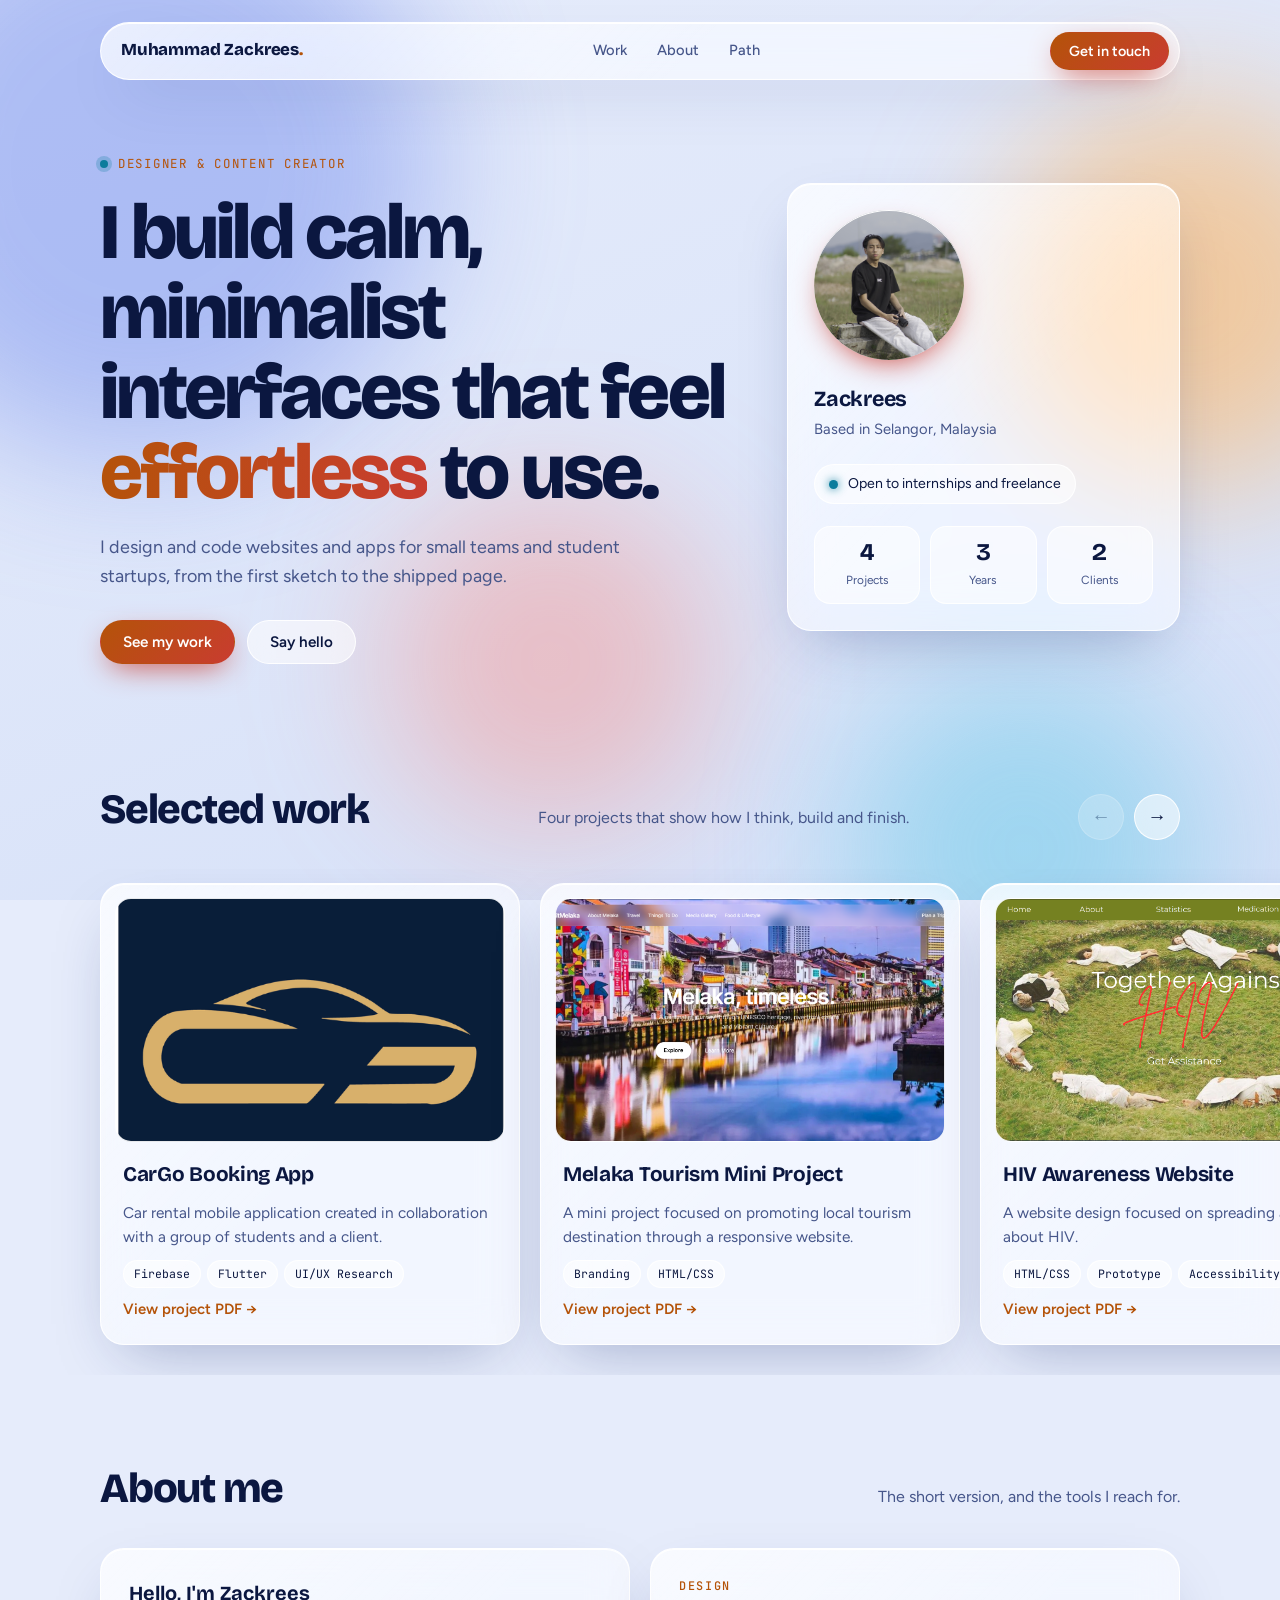
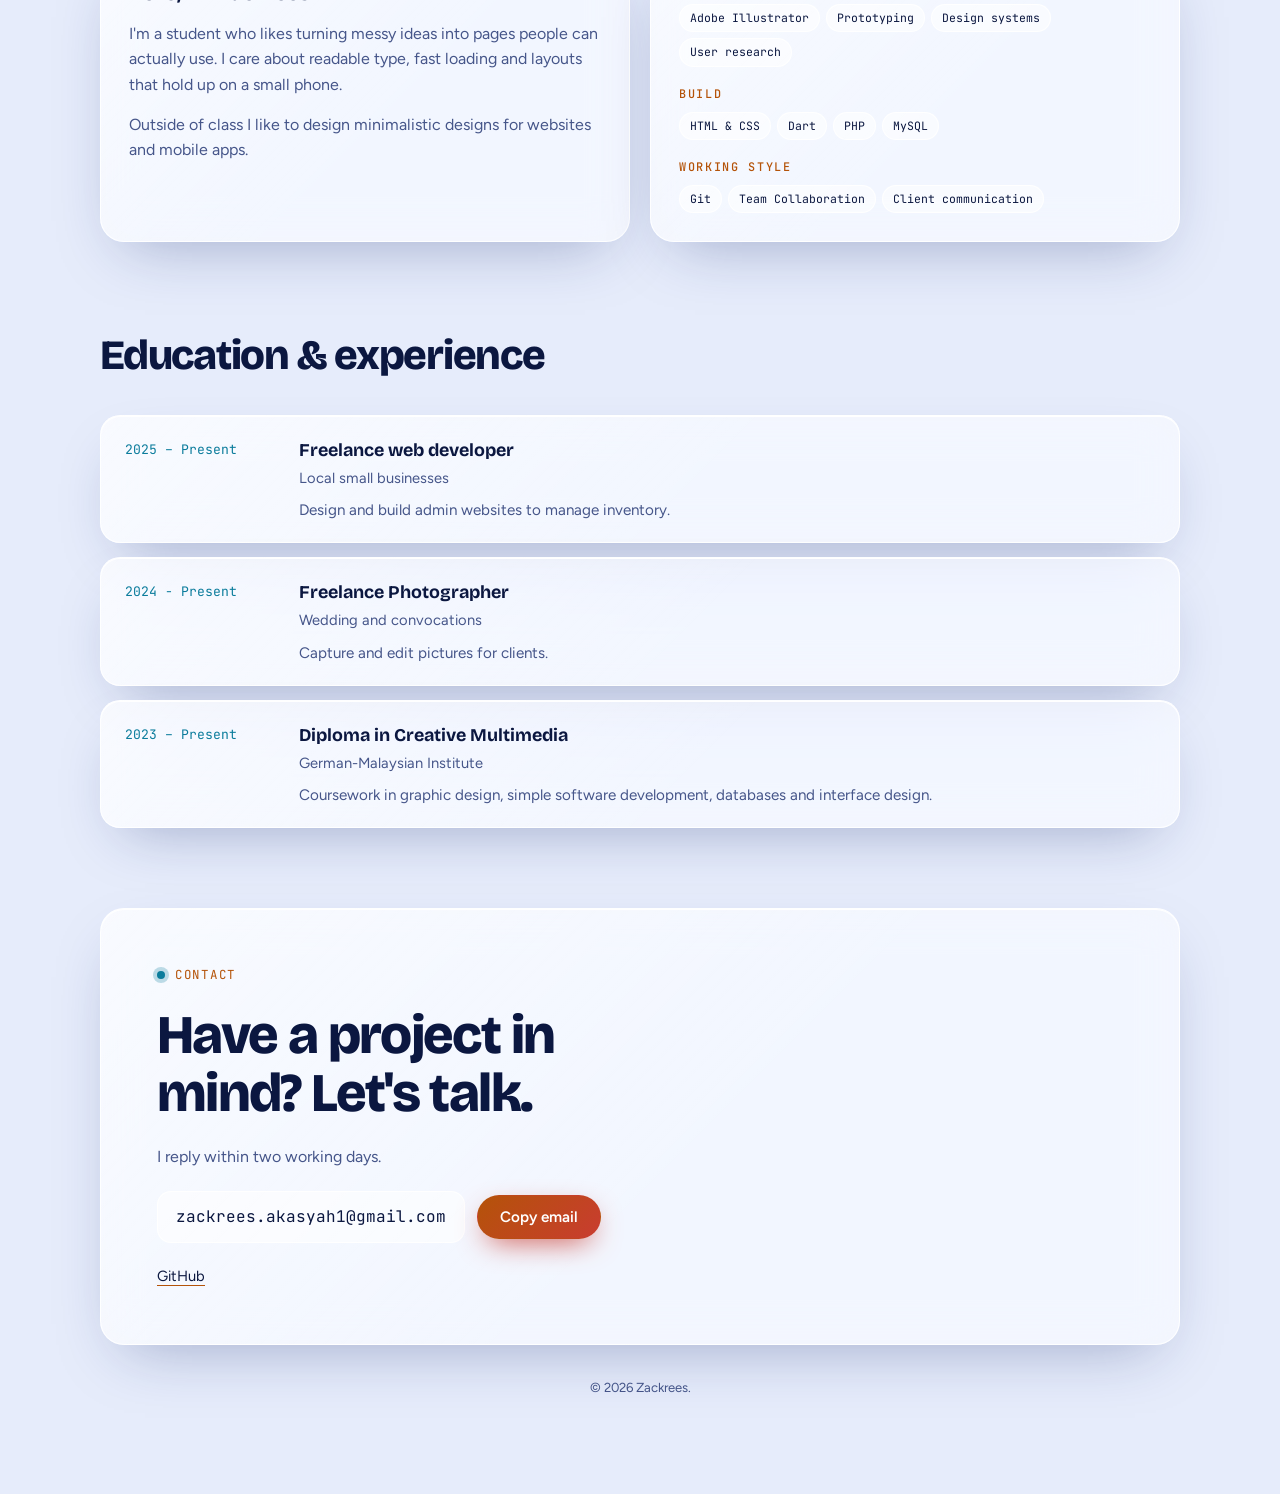
<file: index.html>
<!doctype html>
<html lang="en">

<head>
  <meta charset="utf-8">
  <meta name="viewport" content="width=device-width, initial-scale=1, viewport-fit=cover">
  <title>Muhammad Zackrees | Portfolio</title>
  <link rel="preconnect" href="https://fonts.googleapis.com">
  <link rel="preconnect" href="https://fonts.gstatic.com" crossorigin>
  <link rel="stylesheet"
    href="https://fonts.googleapis.com/css2?family=Bricolage+Grotesque:opsz,wght@12..96,500;12..96,700;12..96,800&family=Figtree:wght@400;500;600&family=JetBrains+Mono:wght@400;500&display=swap">
  <link rel="stylesheet" href="style.css">
</head>

<body>
  <div class="field" aria-hidden="true">
    <div class="orb o1"></div>
    <div class="orb o2"></div>
    <div class="orb o3"></div>
    <div class="orb o4"></div>
  </div>

  <div class="wrap">
    <div class="nav-shell">
      <nav class="nav glass" aria-label="Main">
        <a class="logo" href="#top">Muhammad Zackrees<i>.</i></a>
        <ul>
          <li><a class="link" href="#work">Work</a></li>
          <li><a class="link" href="#about">About</a></li>
          <li><a class="link" href="#path">Path</a></li>
        </ul>
        <a class="btn btn-solid" href="#contact">Get in touch</a>
      </nav>
    </div>

    <header class="hero" id="top">
      <div>
        <span class="eyebrow">Designer &amp; Content Creator</span>
        <h1>I build calm, minimalist interfaces that feel <em>effortless</em> to use.</h1>
        <p class="lede">I design and code websites and apps for small teams and student startups, from the first sketch
          to the shipped page. </p>
        <div class="cta">
          <a class="btn btn-solid" href="#work">See my work</a>
          <a class="btn btn-ghost" href="#contact">Say hello</a>
        </div>
      </div>
      <aside class="profile glass" aria-label="Profile summary">
        <div class="avatar" aria-hidden="true"></div>
        <div>
          <h2>Zackrees</h2>
          <p>Based in Selangor, Malaysia</p>
        </div>
        <span class="status">Open to internships and freelance</span>
        <div class="stats">
          <div class="stat"><b>4</b><span>Projects</span></div>
          <div class="stat"><b>3</b><span>Years</span></div>
          <div class="stat"><b>2</b><span>Clients</span></div>
        </div>
      </aside>
    </header>

    <section id="work">
      <div class="sec-head">
        <h2 class="title">Selected work</h2>
        <p>Four projects that show how I think, build and finish.</p>
        <div class="work-nav">
          <button class="arrow" id="work-prev" type="button" aria-label="Previous projects">&larr;</button>
          <button class="arrow" id="work-next" type="button" aria-label="Next projects">&rarr;</button>
        </div>
      </div>
      <div class="work-bleed">
        <div class="work" id="work-track" tabindex="0" aria-label="Project cards, scroll horizontally">
          <article class="card glass">
            <div class="cover c1" role="img" aria-label="Abstract cover for the Harbour booking app"></div>
            <div class="body">
              <h3>CarGo Booking App</h3>
              <p>Car rental mobile application created in collaboration with a group of students and a client.</p>
              <div class="tags"><span class="tag">Firebase</span><span class="tag">Flutter</span><span class="tag">UI/UX
                  Research</span></div>
              <a class="more" href="cargo.pdf" target="_blank" rel="noopener">View project PDF →</a>
            </div>
          </article>
          <article class="card glass">
            <div class="cover c2" role="img" aria-label="Abstract cover for the Kopi Corner brand site"></div>
            <div class="body">
              <h3>Melaka Tourism Mini Project</h3>
              <p>A mini project focused on promoting local tourism destination through a responsive website.</p>
              <div class="tags"><span class="tag">Branding</span><span class="tag">HTML/CSS</span></div>
              <a class="more" href="melaka.pdf" target="_blank" rel="noopener">View project PDF →</a>
            </div>
          </article>
          <article class="card glass">
            <div class="cover c3" role="img" aria-label="Abstract cover for the Campus Events app"></div>
            <div class="body">
              <h3>HIV Awareness Website</h3>
              <p>A website design focused on spreading awareness about HIV.</p>
              <div class="tags"><span class="tag">HTML/CSS</span><span class="tag">Prototype</span><span
                  class="tag">Accessibility</span></div>
              <a class="more" href="hiv.pdf" target="_blank" rel="noopener">View project PDF →</a>
            </div>
          </article>
          <article class="card glass">
            <div class="cover c4" role="img" aria-label="Abstract cover for the Kopi Corner brand site"></div>
            <div class="body">
              <h3>Kopi brand graphics</h3>
              <p>Visual identity and marketing materials for a coffee shop.</p>
              <div class="tags"><span class="tag">Branding</span><span class="tag">Illustration</span><span class="tag">Graphic Design</span></div>
              <a class="more" href="kopi.pdf" target="_blank" rel="noopener">View project PDF →</a>
            </div>
          </article>
        </div>
      </div>
    </section>

    <section id="about">
      <div class="sec-head">
        <h2 class="title">About me</h2>
        <p>The short version, and the tools I reach for.</p>
      </div>
      <div class="about">
        <div class="panel glass">
          <h3>Hello, I'm Zackrees</h3>
          <p>I'm a student who likes turning messy ideas into pages people can actually use. I care about readable type,
            fast loading and layouts that hold up on a small phone.</p>
          <p>Outside of class I like to design minimalistic designs for websites and mobile apps.</p>
        </div>
        <div class="panel glass">
          <div class="skill-group">
            <h4>Design</h4>
            <div class="tags"><span class="tag">Adobe Illustrator</span><span class="tag">Prototyping</span><span class="tag">Design
                systems</span><span class="tag">User research</span></div>
          </div>
          <div class="skill-group">
            <h4>Build</h4>
            <div class="tags"><span class="tag">HTML &amp; CSS</span><span class="tag">Dart</span>
                <span class="tag">PHP</span><span class="tag">MySQL</span></div>
          </div>
          <div class="skill-group">
            <h4>Working style</h4>
            <div class="tags"><span class="tag">Git</span><span class="tag">Team Collaboration</span><span class="tag">Client
                communication</span></div>
          </div>
        </div>
      </div>
    </section>

    <section id="path">
      <div class="sec-head">
        <h2 class="title">Education &amp; experience</h2>
      </div>
      <ol class="timeline">
        <li class="row glass">
          <div class="when">2025 – Present</div>
          <div>
            <h3>Freelance web developer</h3>
            <div class="org">Local small businesses</div>
            <p>Design and build admin websites to manage inventory.</p>
          </div>
        </li>
        <li class="row glass">
          <div class="when"> 2024 - Present</div>
          <div>
          <h3>Freelance Photographer</h3>
          <div class="org">Wedding and convocations</div>
          <p>Capture and edit pictures for clients.</p>
          </div>
        </li>
        <li class="row glass">
          <div class="when">2023 – Present</div>
          <div>
            <h3>Diploma in Creative Multimedia</h3>
            <div class="org">German-Malaysian Institute </div>
            <p>Coursework in graphic design, simple software development, databases and interface design. </p>
          </div>
        </li>
      </ol>
    </section>

    <section id="contact">
      <div class="contact glass">
        <span class="eyebrow">Contact</span>
        <h2>Have a project in mind? Let's talk.</h2>
        <p>I reply within two working days.</p>
        <div class="mail">
          <code id="mail-text">zackrees.akasyah1@gmail.com</code>
          <button class="btn btn-solid" id="copy-btn" type="button">Copy email</button>
        </div>
        <div class="links">
          <a href="https://github.com/MarioStolen" rel="noopener">GitHub</a>
        </div>
      </div>
      <footer>© 2026 Zackrees.</footer>
    </section>
  </div>

  <script>
    (function () {
      var track = document.getElementById('work-track');
      var prev = document.getElementById('work-prev');
      var next = document.getElementById('work-next');
      function step() {
        var card = track.querySelector('.card');
        return card ? card.getBoundingClientRect().width + 20 : 300;
      }
      function update() {
        prev.disabled = track.scrollLeft <= 4;
        next.disabled = track.scrollLeft + track.clientWidth >= track.scrollWidth - 4;
      }
      prev.addEventListener('click', function () { track.scrollBy({ left: -step(), behavior: 'smooth' }); });
      next.addEventListener('click', function () { track.scrollBy({ left: step(), behavior: 'smooth' }); });
      track.addEventListener('scroll', update, { passive: true });
      window.addEventListener('resize', update);
      update();
    })();
    (function () {
      var btn = document.getElementById('copy-btn');
      var text = document.getElementById('mail-text');
      function flash(msg) {
        btn.textContent = msg;
        setTimeout(function () { btn.textContent = 'Copy email'; }, 1800);
      }
      btn.addEventListener('click', function () {
        var value = text.textContent;
        function fallback() {
          var range = document.createRange();
          range.selectNodeContents(text);
          var sel = window.getSelection();
          sel.removeAllRanges();
          sel.addRange(range);
          flash('Selected, press copy');
        }
        try {
          navigator.clipboard.writeText(value).then(function () { flash('Copied'); }, fallback);
        } catch (e) { fallback(); }
      });
    })();
  </script>
</body>

</html>
</file>
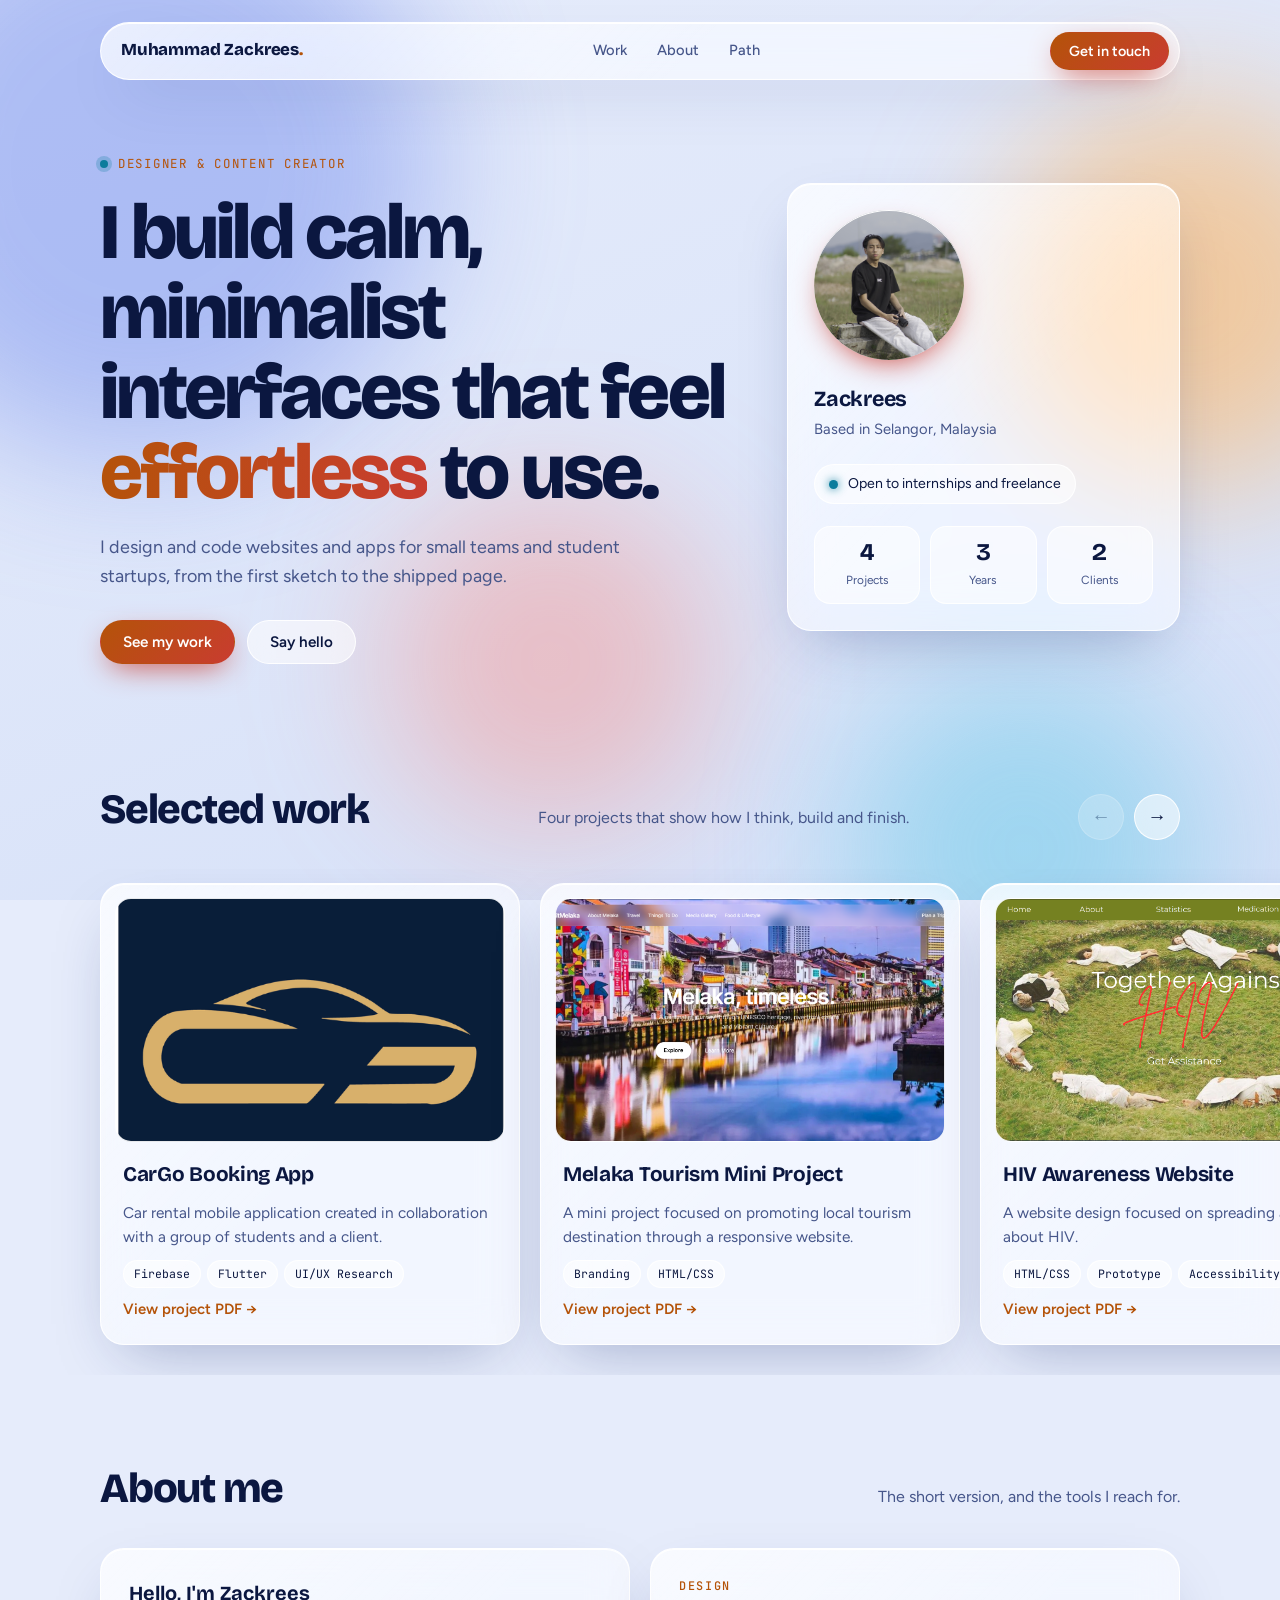
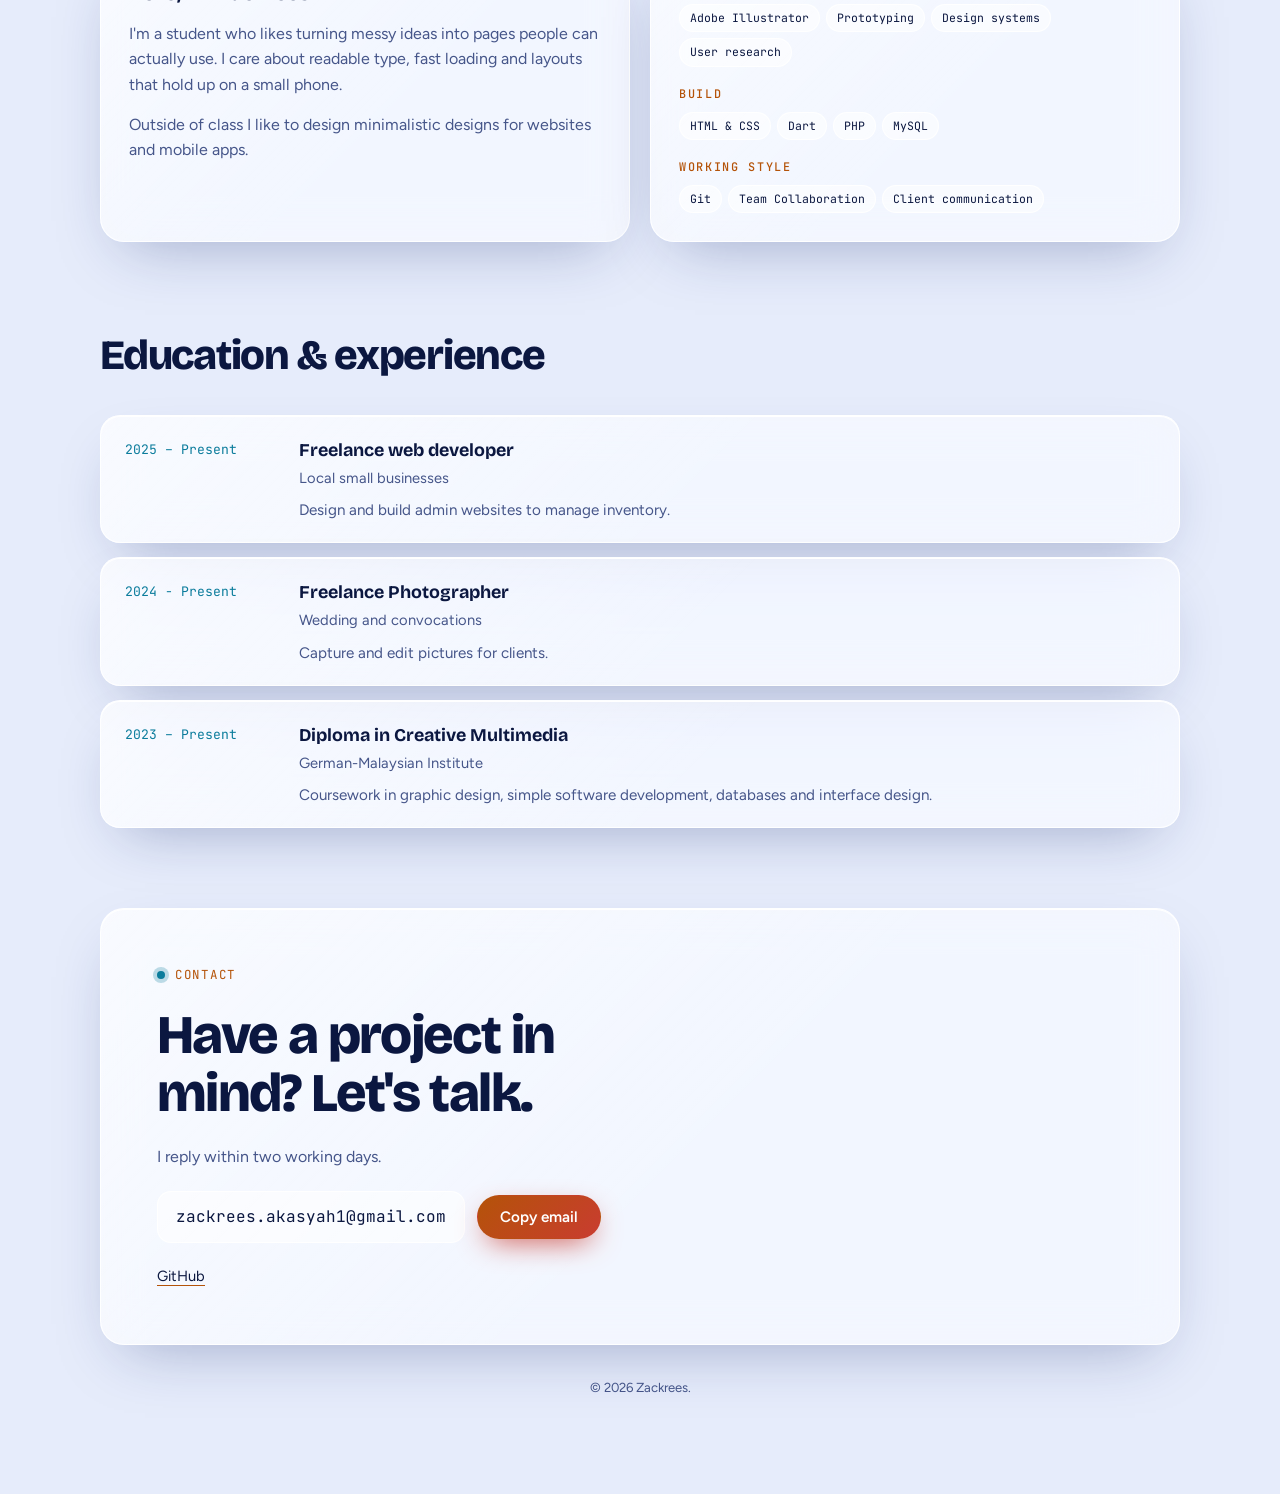
<file: index (1).html>
<!doctype html>
<html lang="en">

<head>
  <meta charset="utf-8">
  <meta name="viewport" content="width=device-width, initial-scale=1, viewport-fit=cover">
  <title>Muhammad Zackrees | Portfolio</title>
  <link rel="preconnect" href="https://fonts.googleapis.com">
  <link rel="preconnect" href="https://fonts.gstatic.com" crossorigin>
  <link rel="stylesheet"
    href="https://fonts.googleapis.com/css2?family=Bricolage+Grotesque:opsz,wght@12..96,500;12..96,700;12..96,800&family=Figtree:wght@400;500;600&family=JetBrains+Mono:wght@400;500&display=swap">
  <link rel="stylesheet" href="style.css">
</head>

<body>
  <div class="field" aria-hidden="true">
    <div class="orb o1"></div>
    <div class="orb o2"></div>
    <div class="orb o3"></div>
    <div class="orb o4"></div>
  </div>

  <div class="wrap">
    <div class="nav-shell">
      <nav class="nav glass" aria-label="Main">
        <a class="logo" href="#top">Muhammad Zackrees<i>.</i></a>
        <ul>
          <li><a class="link" href="#work">Work</a></li>
          <li><a class="link" href="#about">About</a></li>
          <li><a class="link" href="#path">Path</a></li>
        </ul>
        <a class="btn btn-solid" href="#contact">Get in touch</a>
      </nav>
    </div>

    <header class="hero" id="top">
      <div>
        <span class="eyebrow">Designer &amp; Content Creator</span>
        <h1>I build calm, minimalist interfaces that feel <em>effortless</em> to use.</h1>
        <p class="lede">I design and code websites and apps for small teams and student startups, from the first sketch
          to the shipped page. </p>
        <div class="cta">
          <a class="btn btn-solid" href="#work">See my work</a>
          <a class="btn btn-ghost" href="#contact">Say hello</a>
        </div>
      </div>
      <aside class="profile glass" aria-label="Profile summary">
        <div class="avatar" aria-hidden="true"></div>
        <div>
          <h2>Zackrees</h2>
          <p>Based in Selangor, Malaysia</p>
        </div>
        <span class="status">Open to internships and freelance</span>
        <div class="stats">
          <div class="stat"><b>4</b><span>Projects</span></div>
          <div class="stat"><b>3</b><span>Years</span></div>
          <div class="stat"><b>2</b><span>Clients</span></div>
        </div>
      </aside>
    </header>

    <section id="work">
      <div class="sec-head">
        <h2 class="title">Selected work</h2>
        <p>Four projects that show how I think, build and finish.</p>
        <div class="work-nav">
          <button class="arrow" id="work-prev" type="button" aria-label="Previous projects">&larr;</button>
          <button class="arrow" id="work-next" type="button" aria-label="Next projects">&rarr;</button>
        </div>
      </div>
      <div class="work-bleed">
        <div class="work" id="work-track" tabindex="0" aria-label="Project cards, scroll horizontally">
          <article class="card glass">
            <div class="cover c1" role="img" aria-label="Abstract cover for the Harbour booking app"></div>
            <div class="body">
              <h3>CarGo Booking App</h3>
              <p>Car rental mobile application created in collaboration with a group of students and a client.</p>
              <div class="tags"><span class="tag">Firebase</span><span class="tag">Flutter</span><span class="tag">UI/UX
                  Research</span></div>
              <a class="more" href="cargo.pdf" target="_blank" rel="noopener">View project PDF →</a>
            </div>
          </article>
          <article class="card glass">
            <div class="cover c2" role="img" aria-label="Abstract cover for the Kopi Corner brand site"></div>
            <div class="body">
              <h3>Melaka Tourism Mini Project</h3>
              <p>A mini project focused on promoting local tourism destination through a responsive website.</p>
              <div class="tags"><span class="tag">Branding</span><span class="tag">HTML/CSS</span></div>
              <a class="more" href="melaka.pdf" target="_blank" rel="noopener">View project PDF →</a>
            </div>
          </article>
          <article class="card glass">
            <div class="cover c3" role="img" aria-label="Abstract cover for the Campus Events app"></div>
            <div class="body">
              <h3>HIV Awareness Website</h3>
              <p>A website design focused on spreading awareness about HIV.</p>
              <div class="tags"><span class="tag">HTML/CSS</span><span class="tag">Prototype</span><span
                  class="tag">Accessibility</span></div>
              <a class="more" href="hiv.pdf" target="_blank" rel="noopener">View project PDF →</a>
            </div>
          </article>
          <article class="card glass">
            <div class="cover c4" role="img" aria-label="Abstract cover for the Kopi Corner brand site"></div>
            <div class="body">
              <h3>Kopi brand graphics</h3>
              <p>Visual identity and marketing materials for a coffee shop.</p>
              <div class="tags"><span class="tag">Branding</span><span class="tag">Illustration</span><span class="tag">Graphic Design</span></div>
              <a class="more" href="kopi.pdf" target="_blank" rel="noopener">View project PDF →</a>
            </div>
          </article>
        </div>
      </div>
    </section>

    <section id="about">
      <div class="sec-head">
        <h2 class="title">About me</h2>
        <p>The short version, and the tools I reach for.</p>
      </div>
      <div class="about">
        <div class="panel glass">
          <h3>Hello, I'm Zackrees</h3>
          <p>I'm a student who likes turning messy ideas into pages people can actually use. I care about readable type,
            fast loading and layouts that hold up on a small phone.</p>
          <p>Outside of class I like to design minimalistic designs for websites and mobile apps.</p>
        </div>
        <div class="panel glass">
          <div class="skill-group">
            <h4>Design</h4>
            <div class="tags"><span class="tag">Adobe Illustrator</span><span class="tag">Prototyping</span><span class="tag">Design
                systems</span><span class="tag">User research</span></div>
          </div>
          <div class="skill-group">
            <h4>Build</h4>
            <div class="tags"><span class="tag">HTML &amp; CSS</span><span class="tag">Dart</span>
                <span class="tag">PHP</span><span class="tag">MySQL</span></div>
          </div>
          <div class="skill-group">
            <h4>Working style</h4>
            <div class="tags"><span class="tag">Git</span><span class="tag">Team Collaboration</span><span class="tag">Client
                communication</span></div>
          </div>
        </div>
      </div>
    </section>

    <section id="path">
      <div class="sec-head">
        <h2 class="title">Education &amp; experience</h2>
      </div>
      <ol class="timeline">
        <li class="row glass">
          <div class="when">2025 – Present</div>
          <div>
            <h3>Freelance web developer</h3>
            <div class="org">Local small businesses</div>
            <p>Design and build admin websites to manage inventory.</p>
          </div>
        </li>
        <li class="row glass">
          <div class="when"> 2024 - Present</div>
          <div>
          <h3>Freelance Photographer</h3>
          <div class="org">Wedding and convocations</div>
          <p>Capture and edit pictures for clients.</p>
          </div>
        </li>
        <li class="row glass">
          <div class="when">2023 – Present</div>
          <div>
            <h3>Diploma in Creative Multimedia</h3>
            <div class="org">German-Malaysian Institute </div>
            <p>Coursework in graphic design, simple software development, databases and interface design. </p>
          </div>
        </li>
      </ol>
    </section>

    <section id="contact">
      <div class="contact glass">
        <span class="eyebrow">Contact</span>
        <h2>Have a project in mind? Let's talk.</h2>
        <p>I reply within two working days.</p>
        <div class="mail">
          <code id="mail-text">zackrees.akasyah1@gmail.com</code>
          <button class="btn btn-solid" id="copy-btn" type="button">Copy email</button>
        </div>
        <div class="links">
          <a href="https://github.com/MarioStolen" rel="noopener">GitHub</a>
        </div>
      </div>
      <footer>© 2026 Zackrees.</footer>
    </section>
  </div>

  <script>
    (function () {
      var track = document.getElementById('work-track');
      var prev = document.getElementById('work-prev');
      var next = document.getElementById('work-next');
      function step() {
        var card = track.querySelector('.card');
        return card ? card.getBoundingClientRect().width + 20 : 300;
      }
      function update() {
        prev.disabled = track.scrollLeft <= 4;
        next.disabled = track.scrollLeft + track.clientWidth >= track.scrollWidth - 4;
      }
      prev.addEventListener('click', function () { track.scrollBy({ left: -step(), behavior: 'smooth' }); });
      next.addEventListener('click', function () { track.scrollBy({ left: step(), behavior: 'smooth' }); });
      track.addEventListener('scroll', update, { passive: true });
      window.addEventListener('resize', update);
      update();
    })();
    (function () {
      var btn = document.getElementById('copy-btn');
      var text = document.getElementById('mail-text');
      function flash(msg) {
        btn.textContent = msg;
        setTimeout(function () { btn.textContent = 'Copy email'; }, 1800);
      }
      btn.addEventListener('click', function () {
        var value = text.textContent;
        function fallback() {
          var range = document.createRange();
          range.selectNodeContents(text);
          var sel = window.getSelection();
          sel.removeAllRanges();
          sel.addRange(range);
          flash('Selected, press copy');
        }
        try {
          navigator.clipboard.writeText(value).then(function () { flash('Copied'); }, fallback);
        } catch (e) { fallback(); }
      });
    })();
  </script>
</body>

</html>
</file>
<file: style.css>
/* Layout: sticky glass pill nav, split hero with a profile card, then work grid, about + skills, timeline, contact. All panels are frosted glass floating over blurred navy-and-amber light orbs. */
:root {
  --bg: #0A1330;
  --bg-2: #0F1B4A;
  --fg: #EAF0FF;
  --muted: #9DABD1;
  --glass: rgba(255, 255, 255, 0.07);
  --glass-strong: rgba(255, 255, 255, 0.12);
  --glass-edge: rgba(255, 255, 255, 0.18);
  --glass-shine: rgba(255, 255, 255, 0.28);
  --accent: #FFB259;
  --accent-2: #FF7A6B;
  --accent-3: #5CC8E6;
  --on-accent: #1B1205;
  --orb-1: rgba(255, 178, 89, 0.42);
  --orb-2: rgba(255, 122, 107, 0.30);
  --orb-3: rgba(92, 200, 230, 0.30);
  --orb-4: rgba(60, 90, 220, 0.55);
  --shadow: 0 24px 60px -20px rgba(2, 6, 24, 0.7);
  --font-display: "Bricolage Grotesque", "Segoe UI", system-ui, sans-serif;
  --font-body: "Figtree", system-ui, -apple-system, "Segoe UI", sans-serif;
  --font-mono: "JetBrains Mono", ui-monospace, "SF Mono", Menlo, monospace;
  color-scheme: dark;
}

@media (prefers-color-scheme: light) {
  :root:not([data-theme="dark"]) {
    --bg: #E6ECFB;
    --bg-2: #D5E0F8;
    --fg: #0B1740;
    --muted: #46568A;
    --glass: rgba(255, 255, 255, 0.55);
    --glass-strong: rgba(255, 255, 255, 0.75);
    --glass-edge: rgba(255, 255, 255, 0.9);
    --glass-shine: rgba(255, 255, 255, 1);
    --accent: #B45309;
    --accent-2: #C93C30;
    --accent-3: #0B7C9C;
    --on-accent: #FFFFFF;
    --orb-1: rgba(255, 178, 89, 0.55);
    --orb-2: rgba(255, 122, 107, 0.35);
    --orb-3: rgba(92, 200, 230, 0.45);
    --orb-4: rgba(90, 120, 235, 0.40);
    --shadow: 0 24px 60px -24px rgba(20, 40, 110, 0.35);
    color-scheme: light;
  }
}

:root[data-theme="light"] {
  --bg: #E6ECFB;
  --bg-2: #D5E0F8;
  --fg: #0B1740;
  --muted: #46568A;
  --glass: rgba(255, 255, 255, 0.55);
  --glass-strong: rgba(255, 255, 255, 0.75);
  --glass-edge: rgba(255, 255, 255, 0.9);
  --glass-shine: rgba(255, 255, 255, 1);
  --accent: #B45309;
  --accent-2: #C93C30;
  --accent-3: #0B7C9C;
  --on-accent: #FFFFFF;
  --orb-1: rgba(255, 178, 89, 0.55);
  --orb-2: rgba(255, 122, 107, 0.35);
  --orb-3: rgba(92, 200, 230, 0.45);
  --orb-4: rgba(90, 120, 235, 0.40);
  --shadow: 0 24px 60px -24px rgba(20, 40, 110, 0.35);
  color-scheme: light;
}

* {
  box-sizing: border-box;
}

html {
  scroll-behavior: smooth;
}

body {
  background: var(--bg);
  color: var(--fg);
  font-family: var(--font-body);
  font-size: 16px;
  line-height: 1.6;
  padding-inline: 16px;
  padding-block: 0 48px;
  min-height: 100%;
  position: relative;
  overflow-x: hidden;
}

/* Background light field */
.field {
  position: fixed;
  inset: 0;
  z-index: 0;
  pointer-events: none;
  overflow: hidden;
  background: linear-gradient(160deg, var(--bg) 0%, var(--bg-2) 100%);
}

.orb {
  position: absolute;
  border-radius: 50%;
  filter: blur(70px);
}

.orb.o1 {
  width: 46vmax;
  height: 46vmax;
  left: -12vmax;
  top: -10vmax;
  background: var(--orb-4);
}

.orb.o2 {
  width: 30vmax;
  height: 30vmax;
  right: -8vmax;
  top: 8vmax;
  background: var(--orb-1);
  animation: drift 22s ease-in-out infinite alternate;
}

.orb.o3 {
  width: 26vmax;
  height: 26vmax;
  left: 30%;
  top: 55%;
  background: var(--orb-2);
  animation: drift 28s ease-in-out infinite alternate-reverse;
}

.orb.o4 {
  width: 28vmax;
  height: 28vmax;
  right: 6%;
  bottom: -10vmax;
  background: var(--orb-3);
}

@keyframes drift {
  from {
    transform: translate(0, 0);
  }

  to {
    transform: translate(4vmax, 3vmax);
  }
}

@media (prefers-reduced-motion: reduce) {
  .orb {
    animation: none !important;
  }

  html {
    scroll-behavior: auto;
  }
}

.wrap {
  position: relative;
  z-index: 1;
  max-width: 1080px;
  margin-inline: auto;
}

/* Glass surface */
.glass {
  background: linear-gradient(135deg, var(--glass-strong), var(--glass) 55%);
  border: 1px solid var(--glass-edge);
  border-radius: 24px;
  box-shadow: var(--shadow), inset 0 1px 0 var(--glass-shine);
  -webkit-backdrop-filter: blur(22px) saturate(150%);
  backdrop-filter: blur(22px) saturate(150%);
}

/* Nav */
.nav-shell {
  position: sticky;
  top: env(safe-area-inset-top, 0px);
  z-index: 10;
  padding-block: 14px;
}

.nav {
  display: flex;
  align-items: center;
  justify-content: space-between;
  gap: 12px;
  padding: 8px 10px 8px 20px;
  border-radius: 999px;
}

.logo {
  font-family: var(--font-display);
  font-weight: 800;
  font-size: 1.05rem;
  letter-spacing: -0.01em;
  color: var(--fg);
  text-decoration: none;
  white-space: nowrap;
}

.logo i {
  font-style: normal;
  color: var(--accent);
}

.nav ul {
  display: flex;
  gap: 2px;
  list-style: none;
  margin: 0;
  padding: 0;
}

.nav a.link {
  display: block;
  padding: 8px 14px;
  border-radius: 999px;
  color: var(--muted);
  text-decoration: none;
  font-size: 0.92rem;
  font-weight: 500;
  transition: background .2s, color .2s;
}

.nav a.link:hover {
  background: var(--glass-strong);
  color: var(--fg);
}

a:focus-visible,
button:focus-visible {
  outline: 2px solid var(--accent);
  outline-offset: 3px;
}

.btn {
  display: inline-flex;
  align-items: center;
  gap: 8px;
  padding: 12px 22px;
  border-radius: 999px;
  font: 600 0.95rem var(--font-body);
  text-decoration: none;
  border: 1px solid transparent;
  cursor: pointer;
  transition: transform .2s, box-shadow .2s, background .2s;
}

.btn-solid {
  background: linear-gradient(135deg, var(--accent), var(--accent-2));
  color: var(--on-accent);
  box-shadow: 0 10px 30px -10px var(--accent-2);
}

.btn-solid:hover {
  transform: translateY(-2px);
}

.btn-ghost {
  background: var(--glass);
  border-color: var(--glass-edge);
  color: var(--fg);
  -webkit-backdrop-filter: blur(12px);
  backdrop-filter: blur(12px);
}

.btn-ghost:hover {
  background: var(--glass-strong);
}

.nav .btn {
  padding: 9px 18px;
  font-size: 0.9rem;
}

/* Hero */
.hero {
  display: grid;
  grid-template-columns: minmax(0, 1.25fr) minmax(0, 0.75fr);
  gap: 32px;
  align-items: center;
  padding-block: 56px 72px;
}

.eyebrow {
  font-family: var(--font-mono);
  font-size: 0.78rem;
  letter-spacing: 0.14em;
  text-transform: uppercase;
  color: var(--accent);
  display: inline-flex;
  align-items: center;
  gap: 10px;
}

.eyebrow::before {
  content: "";
  width: 8px;
  height: 8px;
  border-radius: 50%;
  background: var(--accent-3);
  box-shadow: 0 0 0 4px color-mix(in srgb, var(--accent-3) 25%, transparent);
}

h1 {
  font-family: var(--font-display);
  font-weight: 800;
  font-size: clamp(2.5rem, 7vw, 4.9rem);
  line-height: 1.02;
  letter-spacing: -0.035em;
  margin: 18px 0 20px;
  text-wrap: balance;
}

h1 em {
  font-style: normal;
  background: linear-gradient(100deg, var(--accent), var(--accent-2));
  -webkit-background-clip: text;
  background-clip: text;
  color: transparent;
}

.lede {
  color: var(--muted);
  font-size: 1.12rem;
  max-width: 52ch;
  margin: 0 0 30px;
}

.cta {
  display: flex;
  flex-wrap: wrap;
  gap: 12px;
}

.profile {
  padding: 26px;
  display: flex;
  flex-direction: column;
  gap: 22px;
  min-width: 0;
}

.avatar {
  width: 150px;
  height: 150px;
  border-radius: 50%;
  background: url("images/avatar.png") center/cover no-repeat;
  display: grid;
  place-items: center;
  font-family: var(--font-display);
  font-weight: 800;
  font-size: 1.9rem;
  color: var(--on-accent);
  box-shadow: inset 0 1px 0 var(--glass-shine), 0 12px 30px -12px var(--accent-2);
}

.profile h2 {
  font-family: var(--font-display);
  font-size: 1.35rem;
  margin: 0;
  letter-spacing: -0.01em;
}

.profile p {
  margin: 2px 0 0;
  color: var(--muted);
  font-size: 0.92rem;
}

.status {
  display: inline-flex;
  align-items: center;
  gap: 10px;
  font-size: 0.88rem;
  padding: 8px 14px;
  border-radius: 999px;
  background: var(--glass);
  border: 1px solid var(--glass-edge);
  width: fit-content;
}

.status::before {
  content: "";
  width: 9px;
  height: 9px;
  border-radius: 50%;
  background: var(--accent-3);
  box-shadow: 0 0 10px var(--accent-3);
}

.stats {
  display: grid;
  grid-template-columns: repeat(3, minmax(0, 1fr));
  gap: 10px;
}

.stat {
  padding: 12px 10px;
  border-radius: 16px;
  background: var(--glass);
  border: 1px solid var(--glass-edge);
  text-align: center;
}

.stat b {
  display: block;
  font-family: var(--font-display);
  font-size: 1.5rem;
  line-height: 1.1;
  font-variant-numeric: tabular-nums;
}

.stat span {
  font-size: 0.74rem;
  color: var(--muted);
}

/* Sections */
section {
  padding-block: 40px;
  scroll-margin-top: 90px;
}

.sec-head {
  display: flex;
  flex-wrap: wrap;
  align-items: baseline;
  justify-content: space-between;
  gap: 8px 24px;
  margin-bottom: 26px;
}

h2.title {
  font-family: var(--font-display);
  font-weight: 800;
  font-size: clamp(1.8rem, 4vw, 2.6rem);
  letter-spacing: -0.03em;
  margin: 0;
  text-wrap: balance;
}

.sec-head p {
  margin: 0;
  color: var(--muted);
  max-width: 44ch;
}

/* Work */
/* Full-width horizontal scroller: breaks out of the centred column to the viewport edges, first card still lines up with the page content */
.work-bleed {
  --edge: max(16px, calc((100vw - 1080px) / 2));
  width: 100vw;
  margin-left: calc(50% - 50vw);
  position: relative;
}

.work {
  display: flex;
  gap: 20px;
  overflow-x: auto;
  overscroll-behavior-x: contain;
  scroll-snap-type: x mandatory;
  scroll-padding-inline: var(--edge);
  padding: 14px var(--edge) 30px;
  scrollbar-width: thin;
  scrollbar-color: var(--glass-edge) transparent;
  -webkit-overflow-scrolling: touch;
}

.work::-webkit-scrollbar {
  height: 8px;
}

.work::-webkit-scrollbar-thumb {
  background: var(--glass-edge);
  border-radius: 999px;
}

.work::-webkit-scrollbar-track {
  background: transparent;
}

.work>.card {
  flex: 0 0 min(420px, 82vw);
  scroll-snap-align: start;
}

.work-nav {
  display: flex;
  gap: 10px;
}

.arrow {
  width: 46px;
  height: 46px;
  border-radius: 50%;
  display: grid;
  place-items: center;
  font-size: 1.2rem;
  color: var(--fg);
  background: var(--glass);
  border: 1px solid var(--glass-edge);
  -webkit-backdrop-filter: blur(12px);
  backdrop-filter: blur(12px);
  cursor: pointer;
  transition: background .2s, transform .2s, opacity .2s;
}

.arrow:hover:not(:disabled) {
  background: var(--glass-strong);
  transform: translateY(-2px);
}

.arrow:disabled {
  opacity: 0.35;
  cursor: default;
}

.card {
  padding: 14px 14px 22px;
  display: flex;
  flex-direction: column;
  gap: 16px;
  min-width: 0;
  transition: transform .25s;
}

.card:hover {
  transform: translateY(-4px);
}

.cover {
  aspect-ratio: 16 / 10;
  max-width: 100%;
  border-radius: 16px;
  position: relative;
  overflow: hidden;
  border: 1px solid var(--glass-edge);
}

.cover::before,
.cover::after {
  content: "";
  position: absolute;
}

.c1 {
  background: url("images/cargologo.png") center/cover no-repeat;
}



.c2 {
  background: url("images/melaka.png") center/cover no-repeat;
}


.c3 {
  background: url("images/hiv.png") center/cover no-repeat;
}


.c4 {
  background: url("images/logokopi.png") center/50% no-repeat;
}


.c5 {
  background: linear-gradient(150deg, #0A1330, #1B2F86 60%, #5CC8E6);
}

.c5::before {
  left: 10%;
  right: 10%;
  top: 22%;
  height: 2px;
  background: rgba(255, 255, 255, 0.5);
  box-shadow: 0 28px 0 rgba(255, 255, 255, 0.3), 0 56px 0 rgba(255, 255, 255, 0.3), 0 84px 0 rgba(255, 255, 255, 0.3);
}

.c5::after {
  width: 16%;
  height: 16%;
  left: 56%;
  top: 14%;
  border-radius: 50%;
  background: #FFB259;
  box-shadow: 0 0 24px #FFB259;
}

.c6 {
  background: linear-gradient(135deg, #FFB259, #FF7A6B 50%, #3A2A8C);
}

.c6::before {
  width: 34%;
  height: 34%;
  left: 12%;
  top: 18%;
  border-radius: 50%;
  background: rgba(255, 255, 255, 0.35);
}

.c6::after {
  width: 46%;
  height: 46%;
  right: 10%;
  bottom: 14%;
  border-radius: 18px;
  background: rgba(10, 19, 48, 0.5);
  border: 1px solid rgba(255, 255, 255, 0.35);
}

.card .body {
  padding-inline: 8px;
  display: flex;
  flex-direction: column;
  gap: 10px;
}

.card h3 {
  font-family: var(--font-display);
  font-size: 1.3rem;
  margin: 0;
  letter-spacing: -0.015em;
}

.card p {
  margin: 0;
  color: var(--muted);
  font-size: 0.96rem;
}

.tags {
  display: flex;
  flex-wrap: wrap;
  gap: 6px;
}

.tag {
  font-family: var(--font-mono);
  font-size: 0.72rem;
  padding: 4px 10px;
  border-radius: 999px;
  background: var(--glass);
  border: 1px solid var(--glass-edge);
  color: var(--fg);
}

.card a.more {
  color: var(--accent);
  font-weight: 600;
  text-decoration: none;
  font-size: 0.93rem;
  width: fit-content;
}

.card a.more:hover {
  text-decoration: underline;
  text-underline-offset: 4px;
}

/* About + skills */
.about {
  display: grid;
  grid-template-columns: minmax(0, 1fr) minmax(0, 1fr);
  gap: 20px;
}

.panel {
  padding: 28px;
  min-width: 0;
}

.panel h3 {
  font-family: var(--font-display);
  font-size: 1.25rem;
  margin: 0 0 12px;
}

.panel p {
  margin: 0 0 14px;
  color: var(--muted);
}

.panel p:last-child {
  margin-bottom: 0;
}

.skill-group+.skill-group {
  margin-top: 18px;
}

.skill-group h4 {
  font-family: var(--font-mono);
  font-weight: 500;
  font-size: 0.74rem;
  letter-spacing: 0.14em;
  text-transform: uppercase;
  color: var(--accent);
  margin: 0 0 8px;
}

/* Timeline */
.timeline {
  list-style: none;
  margin: 0;
  padding: 0;
  display: grid;
  gap: 14px;
}

.row {
  display: grid;
  grid-template-columns: 150px minmax(0, 1fr);
  gap: 8px 24px;
  padding: 20px 24px;
  border-radius: 20px;
}

.when {
  font-family: var(--font-mono);
  font-size: 0.82rem;
  color: var(--accent-3);
  padding-top: 3px;
}

.row h3 {
  margin: 0;
  font-family: var(--font-display);
  font-size: 1.12rem;
}

.row .org {
  color: var(--muted);
  font-size: 0.92rem;
  margin: 2px 0 8px;
}

.row p {
  margin: 0;
  color: var(--muted);
  font-size: 0.95rem;
}

/* Contact */
.contact {
  padding: clamp(28px, 5vw, 56px);
  text-align: left;
  display: grid;
  gap: 22px;
}

.contact h2 {
  font-family: var(--font-display);
  font-weight: 800;
  font-size: clamp(2rem, 5vw, 3.4rem);
  line-height: 1.05;
  letter-spacing: -0.03em;
  margin: 0;
  max-width: 18ch;
  text-wrap: balance;
}

.contact p {
  margin: 0;
  color: var(--muted);
  max-width: 50ch;
}

.mail {
  display: flex;
  flex-wrap: wrap;
  align-items: center;
  gap: 12px;
}

.mail code {
  font-family: var(--font-mono);
  font-size: 1rem;
  padding: 12px 18px;
  border-radius: 14px;
  background: var(--glass);
  border: 1px solid var(--glass-edge);
  overflow-wrap: anywhere;
  user-select: all;
}

.links {
  display: flex;
  flex-wrap: wrap;
  gap: 8px 20px;
  font-size: 0.92rem;
}

.links a {
  color: var(--fg);
  text-decoration: underline;
  text-decoration-color: var(--accent);
  text-underline-offset: 4px;
}

footer {
  text-align: center;
  color: var(--muted);
  font-size: 0.82rem;
  padding-top: 32px;
}

@media (max-width: 860px) {
  .hero {
    grid-template-columns: minmax(0, 1fr);
    padding-block: 32px 48px;
  }

  .about {
    grid-template-columns: minmax(0, 1fr);
  }
}

@media (max-width: 640px) {
  .nav ul {
    display: none;
  }

  .row {
    grid-template-columns: minmax(0, 1fr);
    padding: 18px;
  }

  .panel {
    padding: 22px;
  }
}
</file>
